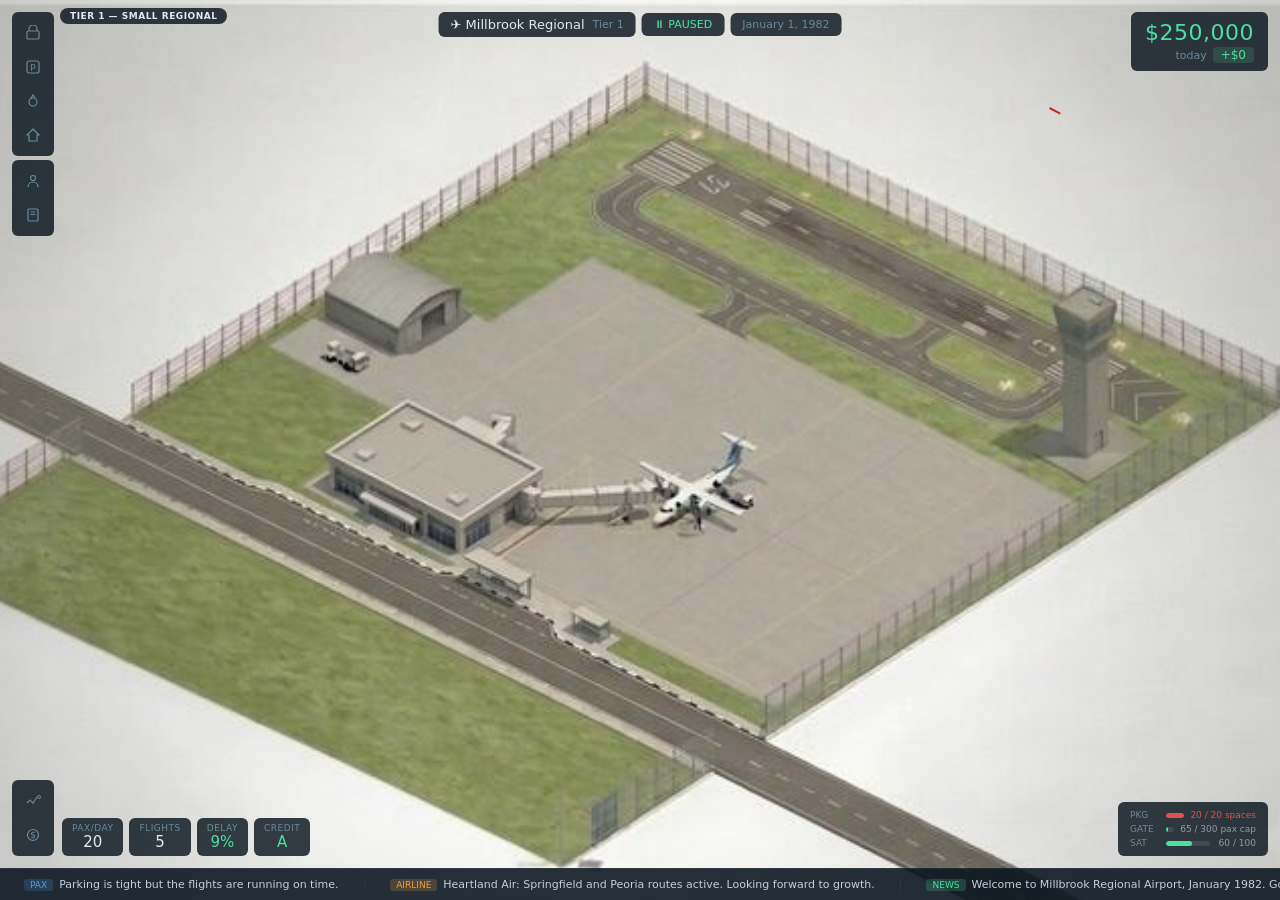
<file: index.html>
<!DOCTYPE html>
<html lang="en">
<head>
<meta charset="UTF-8">
<script>
(function(){
  var p = location.pathname;
  if (p === "/airport-sim" || p.indexOf("/airport-sim/") === 0) {
    var b = document.createElement("base");
    b.href = "/airport-sim/";
    document.head.insertBefore(b, document.head.firstChild);
  }
})();
</script>
<title>Regional Airport CEO 1982</title>
<link rel="stylesheet" href="styles.css">
</head>
<body>

<div id="hud">
  <!-- VIEWPORT (full bleed) -->
  <div id="viewport">
    <canvas id="vp-base"></canvas>
    <canvas id="vp-overlay"></canvas>
    <div id="vp-tier">TIER 1 — SMALL REGIONAL</div>
    <div id="vp-construction" style="display:none" aria-live="polite"><span class="vp-construction-text">Under construction</span><span class="vp-construction-sub">See timeline at lower left</span></div>
    <div id="vp-loading">Loading airport view...</div>
  </div>

  <!-- LEFT ICON RAIL -->
  <div id="icon-rail">
    <div class="rail-group">
      <div class="rail-btn" data-panel="terminal" title="Terminal"><svg width="16" height="16" viewBox="0 0 16 16" fill="none"><rect x="2" y="6" width="12" height="8" rx="1" stroke="#6a8a9a" stroke-width="1.2"/><path d="M4 6V4a4 4 0 018 0v2" stroke="#6a8a9a" stroke-width="1.2"/></svg></div>
      <div class="rail-btn" data-panel="parking" title="Parking"><svg width="16" height="16" viewBox="0 0 16 16" fill="none"><rect x="2" y="2" width="12" height="12" rx="2" stroke="#6a8a9a" stroke-width="1.2"/><text x="8" y="11.5" text-anchor="middle" fill="#6a8a9a" font-size="9" font-weight="500">P</text></svg></div>
      <div class="rail-btn" data-panel="concessions" title="Concessions"><svg width="16" height="16" viewBox="0 0 16 16" fill="none"><circle cx="8" cy="9" r="4" stroke="#6a8a9a" stroke-width="1.2"/><path d="M6 5L8 2l2 3" stroke="#6a8a9a" stroke-width="1.2"/></svg></div>
      <div class="rail-btn" data-panel="facilities" title="Facilities"><svg width="16" height="16" viewBox="0 0 16 16" fill="none"><path d="M8 2L14 8H12V14H4V8H2L8 2Z" stroke="#6a8a9a" stroke-width="1.2"/></svg></div>
    </div>
    <div class="rail-group">
      <div class="rail-btn" data-panel="staff" title="Staff"><svg width="16" height="16" viewBox="0 0 16 16" fill="none"><circle cx="8" cy="5" r="2.5" stroke="#6a8a9a" stroke-width="1.2"/><path d="M3 14c0-2.8 2.2-5 5-5s5 2.2 5 5" stroke="#6a8a9a" stroke-width="1.2"/></svg></div>
      <div class="rail-btn" data-panel="consultants" title="Consultants"><svg width="16" height="16" viewBox="0 0 16 16" fill="none"><rect x="3" y="2" width="10" height="12" rx="1" stroke="#6a8a9a" stroke-width="1.2"/><line x1="5.5" y1="5" x2="10.5" y2="5" stroke="#6a8a9a" stroke-width="1"/><line x1="5.5" y1="7.5" x2="10.5" y2="7.5" stroke="#6a8a9a" stroke-width="1"/></svg></div>
    </div>
    <div style="flex:1"></div>
    <div class="rail-group">
      <div class="rail-btn" data-panel="negotiations" title="Negotiations"><svg width="16" height="16" viewBox="0 0 16 16" fill="none"><path d="M2 10l3-3 3 3 4-6" stroke="#6a8a9a" stroke-width="1.2"/><circle cx="14" cy="4" r="1.5" stroke="#6a8a9a" stroke-width="1"/></svg></div>
      <div class="rail-btn" data-panel="finance" title="Finance"><svg width="16" height="16" viewBox="0 0 16 16" fill="none"><circle cx="8" cy="8" r="5.5" stroke="#6a8a9a" stroke-width="1.2"/><text x="8" y="11" text-anchor="middle" fill="#6a8a9a" font-size="9" font-weight="500">$</text></svg></div>
    </div>
  </div>

  <!-- FLYOUT PANEL -->
  <div id="flyout" style="display:none">
    <div id="flyout-title"></div>
    <div id="flyout-items"></div>
  </div>

  <!-- TOP CENTER: Name + Tier + Play + Date -->
  <div id="hud-top-center">
    <div class="hud-chip"><span style="font-weight:500;font-size:13px;color:#e0e8f0">✈ Millbrook Regional</span><span style="color:#6a8a9a;font-size:11px" id="s-size">Tier 1</span></div>
    <div class="hud-chip" id="pause-btn" onclick="togglePause()" style="cursor:pointer"><span id="play-icon" style="color:#4ae0a0;font-size:11px;font-weight:500">⏸ PAUSED</span></div>
    <div class="hud-chip"><span style="color:#6a8a9a;font-size:11px" id="d-date">January 1, 1982</span></div>
  </div>

  <!-- TOP RIGHT: Cash + Net Revenue (hover for full financials) -->
  <div id="hud-top-right">
    <div id="cash-fin-wrap" tabindex="0" aria-describedby="cash-fin-popover" title="Hover for revenue &amp; expense breakdown">
      <div id="m-cash" style="font-size:22px;font-weight:500;color:#4ae0a0;letter-spacing:.5px">$250,000</div>
      <div style="display:flex;align-items:center;justify-content:flex-end;gap:6px;margin-top:2px">
        <span style="font-size:11px;color:#6a8a9a">today</span>
        <span id="s-net" style="font-size:12px;font-weight:500;padding:1px 8px;border-radius:4px">+$0</span>
      </div>
      <div id="cash-fin-bridge" aria-hidden="true"></div>
      <div id="cash-fin-popover" role="tooltip">
        <div class="cash-fin-title">Daily financials</div>
        <div id="rev-box" class="brkbox cash-fin-box">
          <div class="shead">Revenue</div>
          <div class="brkrow"><span class="key">Heartland Air</span><span class="val" id="rb-ha"></span></div>
          <div id="rb-me-row" class="brkrow" style="display:none"><span class="key">Other carriers</span><span class="val" id="rb-me"></span></div>
          <div class="brkrow"><span class="key">Parking</span><span class="val" id="rb-park"></span></div>
          <div class="brkrow"><span class="key">Concessions</span><span class="val" id="rb-conc"></span></div>
          <div class="brkrow" id="rb-trans-row"><span class="key">Ground transport</span><span class="val" id="rb-transport"></span></div>
          <div class="brkrow"><span class="key">Passenger facility charge</span><span class="val" id="rb-pfc"></span></div>
          <div class="brkrow"><span class="key">Valet</span><span class="val" id="rb-valet"></span></div>
          <div class="brkrow brktot"><span class="key">Total revenue</span><span class="val" id="rb-tot"></span></div>
        </div>
        <div id="exp-box" class="brkbox cash-fin-box">
          <div class="shead">Expenses</div>
          <div class="brkrow"><span class="key">Staff</span><span class="val" id="eb-staff"></span></div>
          <div class="brkrow"><span class="key">Operations</span><span class="val" id="eb-ops"></span></div>
          <div class="brkrow"><span class="key">Loan interest</span><span class="val" id="eb-int"></span></div>
          <div id="eb-lob-row" class="brkrow" style="display:none"><span class="key">Lobbyist retainer</span><span class="val" id="eb-lob"></span></div>
          <div class="brkrow brktot"><span class="key">Total expenses</span><span class="val" id="eb-tot"></span></div>
        </div>
        <div class="brkbox cash-fin-foot">
          <div class="brkrow"><span class="key">Outstanding loan</span><span class="val" id="s-loan"></span></div>
          <div class="brkrow" style="margin-top:2px;border-top:none;padding-top:0"><span class="key">Loan rate (APR)</span><span class="val" id="s-lrate"></span></div>
        </div>
      </div>
    </div>
  </div>

  <!-- CONSTRUCTION TIMELINE (visible when projects active) -->
  <div id="hud-builds" style="display:none">
    <div class="hud-builds-title">Construction</div>
    <div id="build-list"></div>
  </div>

  <!-- BOTTOM LEFT: Core Stats -->
  <div id="hud-bottom-left">
    <div class="hud-stat"><div class="hud-stat-label">Pax/day</div><div class="hud-stat-value" id="m-pax">0</div></div>
    <div class="hud-stat flights-stat-wrap" id="flights-wrap" tabindex="0" aria-describedby="flights-routes-popover" title="Hover for cities served by airline">
      <div class="hud-stat-label">Flights</div>
      <div class="hud-stat-value" id="m-flights">5</div>
      <div id="flights-routes-bridge" aria-hidden="true"></div>
      <div id="flights-routes-popover" role="tooltip">
        <div class="flights-routes-title">Cities by airline</div>
        <div id="routes-panel"></div>
      </div>
    </div>
    <div class="hud-stat"><div class="hud-stat-label">Delay</div><div class="hud-stat-value" id="m-delay">0%</div></div>
    <div class="hud-stat"><div class="hud-stat-label">Credit</div><div class="hud-stat-value" id="m-credit">C</div></div>
  </div>

  <!-- BOTTOM RIGHT: Utilization Bars -->
  <div id="hud-bottom-right">
    <div class="util-row"><span class="util-label">Pkg</span><div class="util-track"><div class="util-fill" id="bar-park" style="width:0%"></div></div><span class="util-val" id="bar-park-lbl">0/20</span></div>
    <div class="util-row"><span class="util-label">Gate</span><div class="util-track"><div class="util-fill" id="bar-gate" style="width:0%"></div></div><span class="util-val" id="bar-gate-lbl">0 pax</span></div>
    <div class="util-row" id="sat-trigger" style="cursor:pointer"><span class="util-label">Sat</span><div class="util-track"><div class="util-fill" id="bar-sat" style="width:60%"></div></div><span class="util-val" id="bar-sat-lbl">60/100</span></div>
  </div>

  <!-- SAT POPOVER -->
  <div id="sat-popover" style="display:none">
    <div style="display:flex;justify-content:space-between;align-items:center;margin-bottom:8px"><span style="font-size:11px;font-weight:500;color:#f0a040">AIRLINE SATISFACTION</span><span id="sat-close" style="font-size:12px;color:#6a8a9a;cursor:pointer;padding:2px 4px">✕</span></div>
    <div id="sat-status" style="font-size:12px;font-weight:500;color:#e0e8f0;margin-bottom:10px"></div>
    <div style="font-size:9px;color:#6a8a9a;text-transform:uppercase;letter-spacing:.5px;margin-bottom:3px">Hurting it right now</div>
    <div id="sat-bad" style="font-size:11px;color:#8aa0a8;margin-bottom:10px"></div>
    <div style="font-size:9px;color:#6a8a9a;text-transform:uppercase;letter-spacing:.5px;margin-bottom:4px">How to improve it</div>
    <div id="sat-good" style="font-size:11px;color:#4ae0a0;line-height:1.6"></div>
    <div style="position:absolute;bottom:-6px;right:60px;width:0;height:0;border-left:6px solid transparent;border-right:6px solid transparent;border-top:6px solid rgba(10,20,30,.92)"></div>
  </div>

  <!-- BOTTOM TICKER -->
  <div id="ticker"><div id="ticker-track"></div></div>

  <!-- ALERTS OVERLAY -->
  <div id="alert-sec" style="display:none"></div>
  <div id="alert-float" style="display:none"><div id="alert-list"></div></div>
</div>

<!-- Hidden data spans (game.js references these) -->
<div style="display:none">
  <span id="s-park-cap"></span><span id="s-park-price"></span><span id="s-gate-cap"></span>
  <span id="s-staff"></span><span id="s-concessions"></span><span id="s-facilities"></span>
  <span id="s-lobby"></span><span id="s-lfee"></span><span id="s-pfc"></span>
  <span id="s-rev"></span><span id="s-exp"></span>
  <span id="s-days"></span><span id="milestone-text"></span>
  <span id="t-cash"></span><span id="t-pax"></span><span id="t-flights"></span>
  <span id="t-delay"></span><span id="t-sat"></span><span id="t-credit"></span>
  <span id="m-sat"></span>
  <div id="rev-tog"></div><div id="exp-tog"></div>
  <div id="flight-board-wrap"><div id="flight-board"></div></div>
</div>

<!-- MODAL -->
<div class="overlay" id="modal" style="display:none">
  <div class="modal">
    <div class="mhead"><h3 id="modal-title">Options</h3><button class="xbtn" onclick="closeModal()">X</button></div>
    <div class="mbody" id="modal-body"></div>
    <div class="mfoot"><button onclick="closeModal()">Cancel</button><button class="primary" id="modal-confirm" onclick="confirmModal()">Confirm</button></div>
  </div>
</div>

<div id="gameover" style="display:none">
  <div class="box"><h2>BANKRUPTCY</h2><p id="go-body"></p><button onclick="location.reload()">Try Again</button></div>
</div>

<script src="game.js"></script>
<script>
// === HUD RAIL INTERACTION ===
var flyoutData={
  terminal:{title:'Terminal',items:[{label:'Add Gate / Boarding Area',action:function(){openModal("gate")}}]},
  parking:{title:'Parking',items:[{label:'Add Parking Lot',action:function(){openModal("parking")}},{label:'Set Parking Price',action:function(){openModal("parking-price")}},{label:'Ground transport & access…',action:function(){openModal("transport")}}]},
  concessions:{title:'Concessions',items:[{label:'Add Concessions',action:function(){openModal("concessions")}}]},
  facilities:{title:'Facilities',items:[{label:'Airport Facilities',action:function(){openModal("facilities")}}]},
  staff:{title:'Staff',items:[{label:'Hire Ground Staff',action:function(){openModal("staff")}}]},
  consultants:{title:'Consultants',items:[{label:'Political Lobbyist',action:function(){openModal("lobbyist")}}]},
  negotiations:{title:'Negotiations',items:[{label:'Heartland Air (You Initiate)',action:function(){openHANego()}},{label:'Bank Financing',action:function(){openBankNego()}}]},
  finance:{title:'Finance',items:[{label:'Take Bank Loan',action:function(){takeLoan()}},{label:'Repay Loan ($10k)',action:function(){repayLoan()}}]}
};
var activePanel=null;
document.querySelectorAll('.rail-btn').forEach(function(btn){
  btn.addEventListener('click',function(e){
    e.stopPropagation();
    var panel=btn.getAttribute('data-panel'),flyout=document.getElementById('flyout');
    document.getElementById('sat-popover').style.display='none';
    if(activePanel===panel){flyout.style.display='none';btn.classList.remove('active');activePanel=null;return;}
    document.querySelectorAll('.rail-btn').forEach(function(b){b.classList.remove('active')});
    btn.classList.add('active');activePanel=panel;
    var data=flyoutData[panel];
    document.getElementById('flyout-title').textContent=data.title;
    var el=document.getElementById('flyout-items');el.innerHTML='';
    data.items.forEach(function(item){
      var d=document.createElement('div');d.textContent=item.label;d.className='flyout-item';
      d.addEventListener('click',function(){flyout.style.display='none';btn.classList.remove('active');activePanel=null;item.action();});
      el.appendChild(d);
    });
    var r=btn.getBoundingClientRect(),h=document.getElementById('hud').getBoundingClientRect();
    flyout.style.top=Math.round(r.top-h.top)+'px';flyout.style.display='block';
  });
});
document.getElementById('sat-trigger').addEventListener('click',function(e){
  e.stopPropagation();var p=document.getElementById('sat-popover');
  document.getElementById('flyout').style.display='none';
  document.querySelectorAll('.rail-btn').forEach(function(b){b.classList.remove('active')});activePanel=null;
  p.style.display=p.style.display==='none'?'block':'none';
});
document.getElementById('sat-close').addEventListener('click',function(e){e.stopPropagation();document.getElementById('sat-popover').style.display='none';});
document.getElementById('hud').addEventListener('click',function(){
  document.getElementById('flyout').style.display='none';document.getElementById('sat-popover').style.display='none';
  document.querySelectorAll('.rail-btn').forEach(function(b){b.classList.remove('active')});activePanel=null;
});
</script>
</body>
</html>
</file>
<file: styles.css>
:root{--bg:#0f1923;--panel:rgba(10,20,30,.82);--panel-solid:#1a2736;--card:#243447;--border:#2d4a5e;--text:#e0e8f0;--dim:#6a8a9a;--accent:#4ae0a0;--accent-bg:rgba(74,224,160,.15);--grn:#2ecc71;--red:#e74c3c;--yel:#f0a040;--blue:#4aa0e0}
*{box-sizing:border-box;margin:0;padding:0}
body{background:var(--bg);color:var(--text);font-family:'Segoe UI',system-ui,-apple-system,sans-serif;font-size:13px;height:100vh;overflow:hidden}

/* === HUD CONTAINER === */
#hud{position:relative;width:100%;height:100vh;background:var(--bg);overflow:hidden}

/* === VIEWPORT (full bleed) === */
#viewport{position:absolute;inset:0;background:var(--card);overflow:hidden}
#viewport canvas{position:absolute;top:0;left:0;width:100%;height:100%}
#vp-base{z-index:1}
#vp-overlay{z-index:2}
#vp-tier{position:absolute;top:8px;left:60px;z-index:3;font-size:9px;color:var(--text);background:var(--panel);padding:3px 10px;border-radius:10px;letter-spacing:.5px;text-transform:uppercase;font-weight:600}
#vp-construction{position:absolute;top:36px;left:60px;z-index:3;flex-direction:column;align-items:flex-start;gap:2px;background:rgba(18,12,8,.9);border:1px solid rgba(240,160,64,.45);border-radius:6px;padding:6px 12px 7px;pointer-events:none;box-shadow:0 4px 16px rgba(0,0,0,.35)}
.vp-construction-text{font-size:10px;font-weight:700;color:var(--yel);letter-spacing:.12em;text-transform:uppercase}
.vp-construction-sub{font-size:9px;color:var(--dim);letter-spacing:.02em;max-width:200px;line-height:1.3}
#vp-loading{position:absolute;inset:0;z-index:4;display:flex;align-items:center;justify-content:center;background:var(--bg);color:var(--dim);font-size:11px}
.vp-weather{position:absolute;top:0;left:0;width:100%;height:100%;z-index:3;pointer-events:none}

/* === ICON RAIL === */
#icon-rail{position:absolute;top:12px;left:12px;bottom:44px;display:flex;flex-direction:column;gap:4px;width:42px;z-index:10}
.rail-group{background:var(--panel);border-radius:6px;padding:5px;display:flex;flex-direction:column;gap:2px}
.rail-btn{width:32px;height:32px;border-radius:4px;display:flex;align-items:center;justify-content:center;cursor:pointer;transition:background .15s}
.rail-btn:hover{background:rgba(255,255,255,.06)}
.rail-btn.active{background:rgba(74,224,160,.15)}
.rail-btn.active svg *{stroke:#4ae0a0;fill:none}
.rail-btn.active svg text{fill:#4ae0a0;stroke:none}

/* === FLYOUT === */
#flyout{position:absolute;left:62px;background:rgba(10,20,30,.92);border-radius:6px;padding:10px 14px;min-width:200px;z-index:10}
#flyout-title{font-size:11px;font-weight:500;color:var(--accent);margin-bottom:8px;text-transform:uppercase;letter-spacing:.5px}
.flyout-item{font-size:12px;color:#c0d0dd;cursor:pointer;padding:5px 8px;border-radius:4px;transition:background .15s}
.flyout-item:hover{background:rgba(255,255,255,.05)}

/* === HUD CHIPS === */
.hud-chip{background:var(--panel);border-radius:6px;padding:5px 12px;display:flex;align-items:center;gap:8px}

/* === TOP CENTER === */
#hud-top-center{position:absolute;top:12px;left:50%;transform:translateX(-50%);display:flex;gap:6px;align-items:center;z-index:5}

/* === TOP RIGHT: Cash + financials rollover === */
#hud-top-right{position:absolute;top:12px;right:12px;background:var(--panel);border-radius:6px;padding:8px 14px;text-align:right;z-index:5}
#cash-fin-wrap{position:relative;outline:none}
#cash-fin-wrap:focus-visible{box-shadow:0 0 0 2px rgba(74,224,160,.45);border-radius:4px}
#cash-fin-bridge{position:absolute;top:100%;left:0;right:0;height:10px}
#cash-fin-popover{
  position:absolute;top:calc(100% + 10px);right:0;width:min(300px,calc(100vw - 48px));max-height:min(420px,55vh);overflow-y:auto;
  background:rgba(10,20,30,.95);border:1px solid rgba(74,224,160,.22);border-radius:8px;padding:12px 14px;text-align:left;
  box-shadow:0 12px 40px rgba(0,0,0,.45);z-index:25;
  visibility:hidden;opacity:0;pointer-events:none;transition:opacity .12s ease,visibility .12s ease
}
#cash-fin-wrap:hover #cash-fin-popover,#cash-fin-wrap:focus-within #cash-fin-popover{visibility:visible;opacity:1;pointer-events:auto}
.cash-fin-title{font-size:10px;font-weight:600;color:var(--accent);text-transform:uppercase;letter-spacing:.6px;margin-bottom:8px}
.cash-fin-box{margin-bottom:8px!important;padding:10px 12px!important}
.cash-fin-box .shead:first-child{margin-top:0}
.cash-fin-box .brkrow{font-size:11px}
.cash-fin-foot{margin-bottom:0!important;padding:10px 12px!important}
.cash-fin-foot .brkrow{font-size:11px}

/* === CONSTRUCTION PANEL === */
#hud-builds{position:absolute;bottom:100px;left:62px;max-width:min(300px,calc(100vw - 200px));max-height:min(200px,28vh);overflow-y:auto;z-index:5;background:var(--panel);border-radius:8px;padding:8px 12px 10px;border:1px solid rgba(240,160,64,.2)}
.hud-builds-title{font-size:9px;font-weight:600;color:var(--yel);text-transform:uppercase;letter-spacing:.55px;margin-bottom:6px}
#hud-builds #build-list .bitem{margin-bottom:6px}
#hud-builds #build-list .bitem:last-child{margin-bottom:0}

/* === BOTTOM LEFT: Stats === */
#hud-bottom-left{position:absolute;bottom:44px;left:62px;display:flex;gap:6px;z-index:5}
.hud-stat{background:var(--panel);border-radius:6px;padding:5px 10px;text-align:center}
.hud-stat-label{font-size:9px;color:var(--dim);text-transform:uppercase;letter-spacing:.5px}
.hud-stat-value{font-size:15px;font-weight:500;color:var(--text)}
.flights-stat-wrap{position:relative;outline:none}
.flights-stat-wrap:focus-visible{box-shadow:0 0 0 2px rgba(74,160,224,.45);border-radius:6px}
#flights-routes-bridge{position:absolute;bottom:100%;left:0;right:0;height:10px}
#flights-routes-popover{
  position:absolute;bottom:calc(100% + 10px);left:0;width:min(340px,calc(100vw - 100px));max-height:min(340px,48vh);overflow-y:auto;
  background:rgba(10,20,30,.95);border:1px solid rgba(74,160,224,.25);border-radius:8px;padding:10px 12px 12px;text-align:left;
  box-shadow:0 -8px 32px rgba(0,0,0,.45);z-index:25;
  visibility:hidden;opacity:0;pointer-events:none;transition:opacity .12s ease,visibility .12s ease
}
.flights-stat-wrap:hover #flights-routes-popover,.flights-stat-wrap:focus-within #flights-routes-popover{visibility:visible;opacity:1;pointer-events:auto}
.flights-routes-title{font-size:10px;font-weight:600;color:var(--accent);text-transform:uppercase;letter-spacing:.55px;margin-bottom:8px}
#flights-routes-popover #routes-panel{font-size:11px}
#flights-routes-popover .rg-al:first-of-type{margin-top:0}

/* === BOTTOM RIGHT: Util Bars === */
#hud-bottom-right{position:absolute;bottom:44px;right:12px;background:var(--panel);border-radius:6px;padding:8px 12px;min-width:150px;z-index:5}
.util-row{display:flex;align-items:center;gap:6px;margin-bottom:4px}
.util-row:last-child{margin-bottom:0}
.util-label{font-size:9px;color:var(--dim);width:30px;text-transform:uppercase}
.util-track{flex:1;height:5px;background:rgba(255,255,255,.1);border-radius:3px;overflow:hidden}
.util-fill{height:100%;border-radius:3px;transition:width .4s}
.util-val{font-size:9px;color:var(--dim);min-width:40px;text-align:right}
#sat-trigger:hover{background:rgba(240,160,64,.1);border-radius:4px;padding:2px 0}

/* === SAT POPOVER === */
#sat-popover{position:absolute;bottom:94px;right:12px;width:260px;background:rgba(10,20,30,.92);border-radius:6px;padding:12px 14px;border:1px solid rgba(240,160,64,.25);z-index:20}

/* === TICKER === */
#ticker{position:absolute;bottom:0;left:0;right:0;height:32px;background:rgba(10,20,30,.88);border-top:1px solid rgba(255,255,255,.06);overflow:hidden;display:flex;align-items:center;z-index:5}
#ticker-track{display:flex;align-items:center;white-space:nowrap;animation:tickerScroll 28s linear infinite}
@keyframes tickerScroll{0%{transform:translateX(0)}100%{transform:translateX(-50%)}}
.ticker-item{display:inline-flex;align-items:center;gap:6px;padding:0 24px}
.ticker-sep{color:#2a3a4a;font-size:11px}
.ticker-tag{font-size:9px;font-weight:500;padding:1px 6px;border-radius:3px}
.ticker-msg{font-size:11px;color:#c0d0dd}
.tag-pax .ticker-tag{background:rgba(74,160,224,.2);color:var(--blue)}
.tag-news .ticker-tag{background:rgba(74,224,160,.2);color:var(--accent)}
.tag-airline .ticker-tag{background:rgba(240,160,64,.2);color:var(--yel)}
.tag-warn .ticker-tag,.tag-worker .ticker-tag{background:rgba(224,80,80,.2);color:#e05050}
.tag-build .ticker-tag{background:rgba(74,160,224,.2);color:var(--blue)}
.tag-nego .ticker-tag{background:rgba(240,160,64,.1);color:var(--yel)}

/* === ALERTS FLOAT === */
#alert-float{position:absolute;top:60px;left:62px;z-index:8;width:220px}
.alert-item{padding:6px 8px;background:var(--panel);border-left:3px solid var(--yel);margin-bottom:4px;cursor:pointer;line-height:1.4;border-radius:0 6px 6px 0;font-size:11px}
.alert-item:hover{background:rgba(36,52,71,.8)}
.alert-item.adot-red{border-left-color:var(--red)}
.alert-item.adot-yellow{border-left-color:var(--yel)}
.alert-item.adot-blue{border-left-color:var(--blue)}
.atitle{color:var(--text);font-weight:700;font-size:10px;margin-bottom:1px}
.amsg{color:var(--dim);font-size:9px}

/* === EXISTING STYLES (modal, game elements) === */
.good{color:var(--grn)!important}.warn{color:var(--yel)!important}.bad{color:var(--red)!important}
.key{color:var(--dim)}.val{color:var(--text);font-weight:600}
.sec{color:var(--accent);font-size:9px;text-transform:uppercase;letter-spacing:.5px;margin:10px 0 4px;padding-bottom:3px;border-bottom:1px solid var(--border);font-weight:600}
button{display:block;width:100%;padding:7px 10px;background:none;border:none;color:var(--dim);cursor:pointer;font-family:'Segoe UI',system-ui,sans-serif;font-size:11px;text-align:left;transition:all .15s;line-height:1.4;margin-bottom:1px;border-radius:6px;font-weight:500}
button:hover{background:var(--card);color:var(--text)}
button:disabled{opacity:.35;cursor:not-allowed}
.brkbox{background:var(--card);border:1px solid var(--border);padding:10px 12px;margin:4px 0 6px;font-size:11px;line-height:1.9;border-radius:6px}
.brkrow{display:flex;justify-content:space-between}
.brktot{display:flex;justify-content:space-between;border-top:1px solid var(--border);margin-top:4px;padding-top:4px}
.overlay{position:fixed;inset:0;background:rgba(0,0,0,.7);display:flex;align-items:center;justify-content:center;z-index:100}
.modal{background:var(--panel-solid);border:1px solid var(--border);border-radius:12px;max-width:620px;width:95%;max-height:90vh;display:flex;flex-direction:column;overflow:hidden}
.mhead{padding:16px 18px;border-bottom:1px solid var(--border);display:flex;justify-content:space-between;align-items:center}
.mhead h3{color:var(--accent);font-size:14px;font-weight:700;text-transform:none;letter-spacing:0}
.xbtn{background:none;border:none;color:var(--dim);font-size:18px;cursor:pointer;padding:0;width:auto;margin:0;display:inline-block;line-height:1;border-radius:0}
.xbtn:hover{color:var(--accent)}
.mbody{padding:16px 18px;overflow-y:auto;flex:1}
.mfoot{padding:12px 18px;border-top:1px solid var(--border);display:flex;gap:8px;justify-content:flex-end}
.mfoot button{width:auto;padding:7px 18px;margin:0;border-radius:6px}
.mfoot .primary{background:var(--accent);color:#000;font-weight:700}
.mfoot .primary:hover{background:#33c4e0}
.ogrid{display:grid;grid-template-columns:repeat(auto-fill,minmax(155px,1fr));gap:8px;margin-bottom:10px}
.ocard{border:1px solid var(--border);padding:10px;cursor:pointer;background:var(--card);border-radius:8px;transition:border-color .2s}
.ocard:hover{border-color:var(--accent);background:rgba(36,52,71,.9)}
.ocard.sel{border-color:var(--accent);background:rgba(0,180,216,.08)}
.ocard.locked{border-color:var(--border);background:rgba(15,25,35,.5);cursor:default;opacity:.45}
.oname{font-size:12px;font-weight:700;color:var(--text);margin-bottom:4px}
.ocost{color:var(--yel);font-size:11px;margin-bottom:2px;font-weight:600}
.otime{color:var(--accent);font-size:10px;margin-bottom:4px}
.odesc{color:var(--dim);font-size:10px;line-height:1.4}
.oeffect{color:var(--grn);font-size:10px;margin-top:3px}
.obadge{display:inline-block;font-size:9px;padding:1px 6px;border-radius:10px;margin-top:4px;font-weight:600}
.bq{background:rgba(46,204,113,.15);color:var(--grn)}.br{background:rgba(155,89,182,.15);color:#bb86fc}.bf{background:rgba(0,180,216,.15);color:var(--accent)}.bl{background:var(--card);color:var(--dim)}
.corow{display:flex;gap:8px;margin-top:10px}
.cocard{flex:1;border:1px solid var(--border);padding:8px;cursor:pointer;background:var(--card);border-radius:8px;transition:border-color .2s}
.cocard:hover{border-color:var(--accent)}
.cocard.sel{border-color:var(--grn)}
.coname{font-size:11px;font-weight:700;color:var(--text);margin-bottom:3px}
.codet{font-size:10px;color:var(--dim);line-height:1.4}
.bitem{padding:8px 10px;background:var(--card);border:1px solid var(--border);margin-bottom:5px;font-size:11px;border-radius:6px}
.bname{color:var(--accent);margin-bottom:3px;font-weight:600}
.bprog{height:5px;background:var(--border);border-radius:3px;margin-top:4px}
.bbar{height:100%;background:var(--grn);border-radius:3px}
.statbox{background:var(--card);border:1px solid var(--border);padding:12px;margin-bottom:12px;font-size:11px;line-height:1.9;border-radius:8px}
.satbox{font-size:11px;line-height:1.9;background:var(--card);border:1px solid var(--border);padding:12px;border-radius:8px}
.shead{font-size:9px;text-transform:uppercase;letter-spacing:.5px;color:var(--dim);margin-bottom:4px;font-weight:600}
.ctx-box{background:var(--card);border:1px solid var(--border);padding:12px;margin-bottom:12px;font-size:11px;line-height:1.9;border-radius:8px}
.ha-msg{background:rgba(46,204,113,.05);border:1px solid rgba(46,204,113,.2);padding:12px;margin-bottom:12px;font-size:12px;line-height:1.8;color:var(--text);border-left:4px solid var(--grn);border-radius:0 8px 8px 0}
.ha-threat{background:rgba(231,76,60,.05);border:1px solid rgba(231,76,60,.2);border-left:4px solid var(--red)}
.nr{padding:14px;border:1px solid var(--border);font-size:12px;line-height:1.8;margin-top:4px;border-radius:8px;background:var(--card)}
.nr.ok{border-color:var(--grn);background:rgba(46,204,113,.05)}
.nr.no{border-color:var(--red);background:rgba(231,76,60,.05)}
.nr-title{font-size:13px;font-weight:700;margin-bottom:8px}
.nr-eff{margin-top:8px;padding-top:8px;border-top:1px solid var(--border);color:var(--dim);font-size:11px}
.lbadge{display:inline-block;padding:1px 6px;border-radius:10px;font-size:9px;font-weight:600;margin-left:6px}
.lb1{background:rgba(46,204,113,.12);color:var(--grn);border:1px solid rgba(46,204,113,.3)}
.lb2{background:rgba(0,180,216,.12);color:var(--accent);border:1px solid rgba(0,180,216,.3)}
.lb3{background:rgba(187,134,252,.12);color:#bb86fc;border:1px solid rgba(187,134,252,.3)}
.rg-al{color:var(--accent);font-size:11px;font-weight:700;margin:8px 0 3px}
.rg-row{display:grid;grid-template-columns:1fr 36px 1fr 52px;gap:4px;font-size:10px;padding:3px 2px;border-top:1px solid rgba(45,74,94,.3);color:var(--dim)}
.rg-head{color:var(--dim);border-top:none;font-size:9px;text-transform:uppercase;letter-spacing:.5px;padding-bottom:2px}
.fboard{background:var(--card);border:1px solid var(--border);padding:10px;border-radius:8px}
.fb-head{display:grid;grid-template-columns:52px 1fr 52px 90px;gap:4px;font-size:9px;color:var(--dim);text-transform:uppercase;letter-spacing:.5px;padding-bottom:4px;border-bottom:1px solid var(--border);margin-bottom:4px;font-weight:600}
.fb-row{display:grid;grid-template-columns:52px 1fr 52px 90px;gap:4px;font-size:10px;padding:3px 0;border-bottom:1px solid rgba(45,74,94,.2);color:var(--text)}
.fb-flt{color:var(--accent);font-weight:700}
.fb-ok{color:var(--grn)}.fb-late{color:var(--yel)}.fb-board{color:var(--accent)}.fb-dep{color:var(--dim)}
.fb-title{color:var(--dim);font-size:10px;margin-bottom:6px;text-transform:uppercase;letter-spacing:1px;font-weight:600}
.back-btn{width:auto;padding:4px 12px;font-size:10px;border:1px solid var(--border);margin-top:6px;border-radius:5px;background:var(--card)}
.lever-row{display:flex;align-items:center;gap:8px;margin-bottom:6px;padding:6px 10px;background:rgba(0,0,0,.12);border-radius:6px;border:1px solid var(--border)}
.lever-label{width:65px;font-size:9px;color:var(--dim);font-weight:600;text-transform:uppercase;letter-spacing:.5px;flex-shrink:0}
.lever-slider{flex:1;min-width:0}
.lever-val{width:75px;text-align:right;font-size:11px;color:var(--text);font-weight:600;flex-shrink:0}
.lever-toggle{display:flex;align-items:center;gap:8px;padding:6px 10px;background:rgba(0,0,0,.12);border:1px solid var(--border);border-radius:6px;margin-bottom:6px;cursor:pointer;font-size:11px;color:var(--text)}
.lever-toggle input[type="checkbox"]{accent-color:var(--accent);width:14px;height:14px;cursor:pointer}
.lever-toggle .lt-note{color:var(--dim);font-size:9px;margin-left:auto}
.nego-actions{display:flex;gap:8px;margin-top:8px;align-items:stretch}
.nego-actions .nego-btn{flex:1;min-width:0;width:auto;margin:0;display:flex;align-items:center;justify-content:center;text-align:center;line-height:1.25}
.nego-btn{padding:8px 14px;border-radius:6px;cursor:pointer;font-size:11px;font-weight:600;border:none}
.nego-btn-primary{background:var(--accent);color:#000}
.nego-btn-primary:hover{opacity:.9}
.nego-btn-danger{background:none;border:1px solid var(--red);color:var(--red)}
.nego-btn-danger:hover{background:var(--red);color:#fff}
.nego-tone{font-size:9px;color:var(--dim);margin-top:5px;line-height:1.35;font-weight:500}
.nego-slider{-webkit-appearance:none;width:100%;height:4px;background:var(--border);border-radius:2px;outline:none;margin:6px 0}
.nego-slider::-webkit-slider-thumb{-webkit-appearance:none;width:16px;height:16px;background:var(--accent);border-radius:50%;cursor:pointer}
#gameover{position:fixed;inset:0;background:rgba(0,0,0,.85);display:flex;align-items:center;justify-content:center;z-index:200}
#gameover .box{background:var(--panel-solid);border:1px solid var(--red);padding:30px;max-width:400px;text-align:center;border-radius:12px}
#gameover h2{color:var(--red);font-size:22px;margin-bottom:12px}
#gameover p{color:var(--text);margin-bottom:16px;line-height:1.6;font-size:12px}
#gameover button{width:auto;padding:10px 28px;margin:0 auto;display:block;background:var(--accent);color:#000;font-weight:700;border-radius:6px}
</file>
